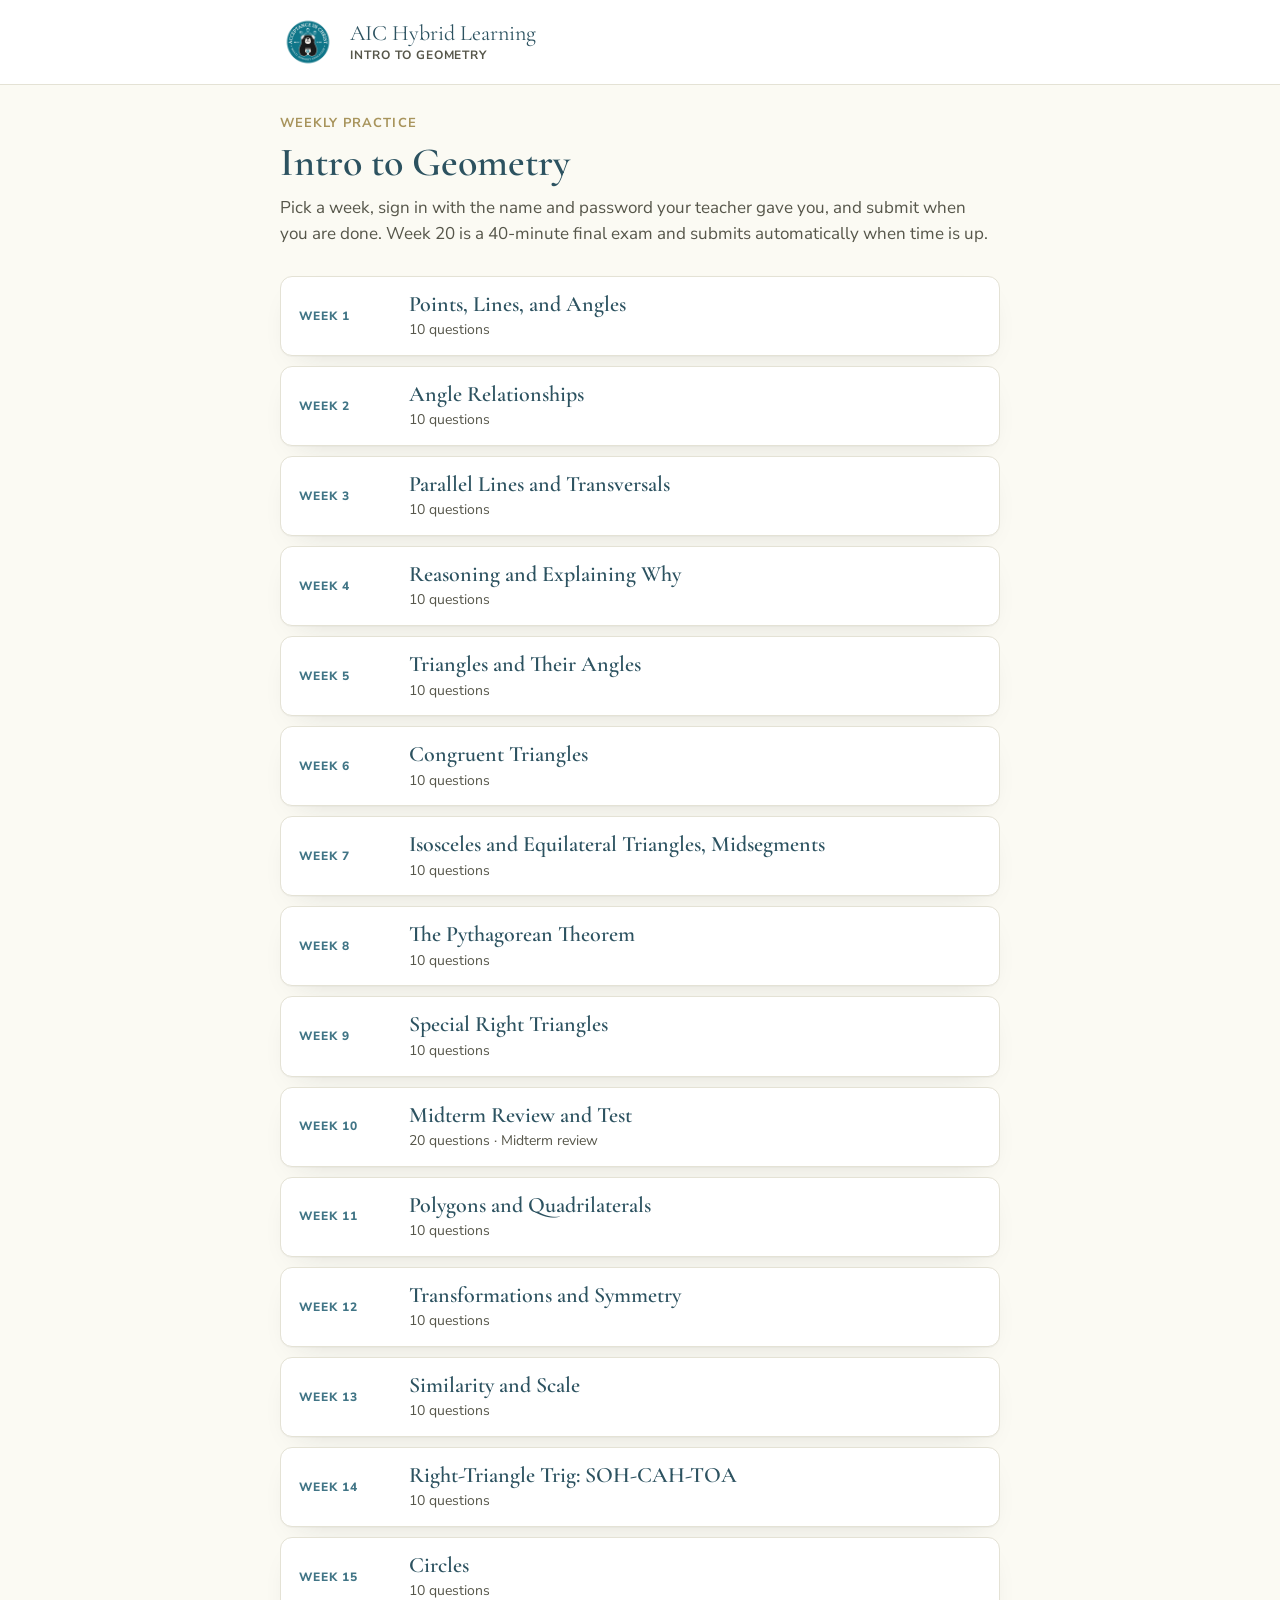
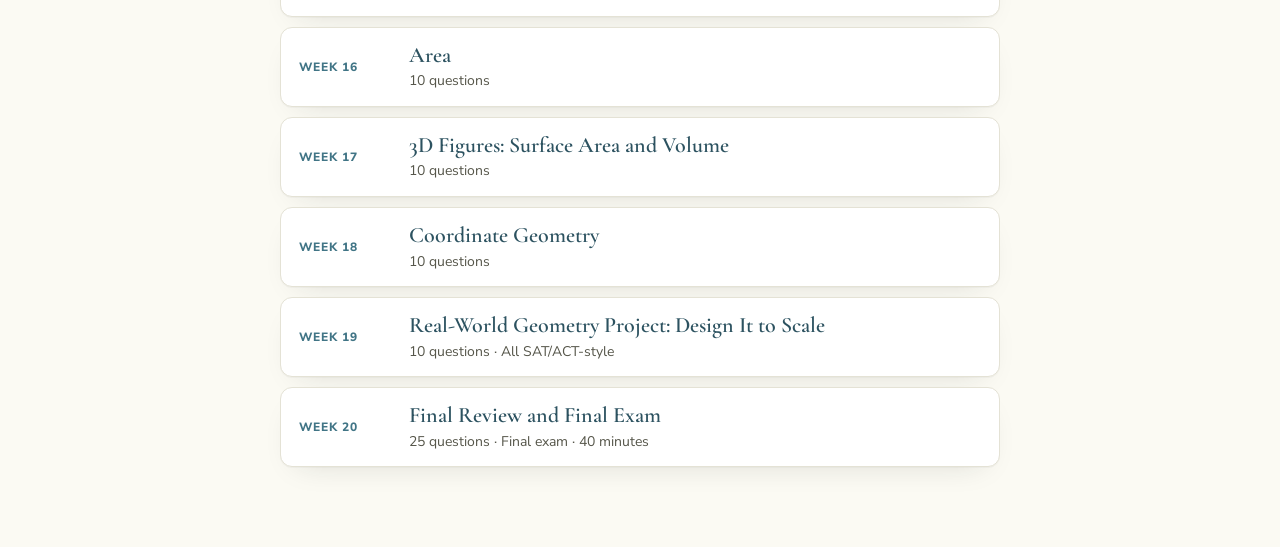
<file: index.html>
<!doctype html>
<html lang="en">
<head>
<meta charset="utf-8">
<meta name="viewport" content="width=device-width,initial-scale=1">
<title>Intro to Geometry · Practice · AIC Hybrid</title>
<link rel="preconnect" href="https://fonts.googleapis.com">
<link href="https://fonts.googleapis.com/css2?family=Cormorant+Garamond:wght@500;600&family=Nunito+Sans:wght@400;600;700;800&display=swap" rel="stylesheet">
<link rel="stylesheet" href="home.css">
</head>
<body>
<a class="skip" href="#main">Skip to content</a>
<header class="ws-header"><div class="ws-header__inner">
  <div class="ws-logo"><img src="aic-logo.jpg" alt="Acceptance in Christ logo" width="56" height="56"></div>
  <div class="ws-brand">AIC Hybrid Learning<small>Intro to Geometry</small></div>
</div></header>
<main id="main">
  <p class="kicker">Weekly practice</p>
  <h1>Intro to Geometry</h1>
  <p class="lead">Pick a week, sign in with the name and password your teacher gave you, and submit when you are done. Week 20 is a 40-minute final exam and submits automatically when time is up.</p>
  <div class="lib">
        <a class="card" href="week01/"><span class="card__week">Week 1</span><span class="card__title">Points, Lines, and Angles</span><span class="card__meta">10 questions</span></a>
    <a class="card" href="week02/"><span class="card__week">Week 2</span><span class="card__title">Angle Relationships</span><span class="card__meta">10 questions</span></a>
    <a class="card" href="week03/"><span class="card__week">Week 3</span><span class="card__title">Parallel Lines and Transversals</span><span class="card__meta">10 questions</span></a>
    <a class="card" href="week04/"><span class="card__week">Week 4</span><span class="card__title">Reasoning and Explaining Why</span><span class="card__meta">10 questions</span></a>
    <a class="card" href="week05/"><span class="card__week">Week 5</span><span class="card__title">Triangles and Their Angles</span><span class="card__meta">10 questions</span></a>
    <a class="card" href="week06/"><span class="card__week">Week 6</span><span class="card__title">Congruent Triangles</span><span class="card__meta">10 questions</span></a>
    <a class="card" href="week07/"><span class="card__week">Week 7</span><span class="card__title">Isosceles and Equilateral Triangles, Midsegments</span><span class="card__meta">10 questions</span></a>
    <a class="card" href="week08/"><span class="card__week">Week 8</span><span class="card__title">The Pythagorean Theorem</span><span class="card__meta">10 questions</span></a>
    <a class="card" href="week09/"><span class="card__week">Week 9</span><span class="card__title">Special Right Triangles</span><span class="card__meta">10 questions</span></a>
    <a class="card" href="week10/"><span class="card__week">Week 10</span><span class="card__title">Midterm Review and Test</span><span class="card__meta">20 questions · Midterm review</span></a>
    <a class="card" href="week11/"><span class="card__week">Week 11</span><span class="card__title">Polygons and Quadrilaterals</span><span class="card__meta">10 questions</span></a>
    <a class="card" href="week12/"><span class="card__week">Week 12</span><span class="card__title">Transformations and Symmetry</span><span class="card__meta">10 questions</span></a>
    <a class="card" href="week13/"><span class="card__week">Week 13</span><span class="card__title">Similarity and Scale</span><span class="card__meta">10 questions</span></a>
    <a class="card" href="week14/"><span class="card__week">Week 14</span><span class="card__title">Right-Triangle Trig: SOH-CAH-TOA</span><span class="card__meta">10 questions</span></a>
    <a class="card" href="week15/"><span class="card__week">Week 15</span><span class="card__title">Circles</span><span class="card__meta">10 questions</span></a>
    <a class="card" href="week16/"><span class="card__week">Week 16</span><span class="card__title">Area</span><span class="card__meta">10 questions</span></a>
    <a class="card" href="week17/"><span class="card__week">Week 17</span><span class="card__title">3D Figures: Surface Area and Volume</span><span class="card__meta">10 questions</span></a>
    <a class="card" href="week18/"><span class="card__week">Week 18</span><span class="card__title">Coordinate Geometry</span><span class="card__meta">10 questions</span></a>
    <a class="card" href="week19/"><span class="card__week">Week 19</span><span class="card__title">Real-World Geometry Project: Design It to Scale</span><span class="card__meta">10 questions · All SAT/ACT-style</span></a>
    <a class="card" href="week20/"><span class="card__week">Week 20</span><span class="card__title">Final Review and Final Exam</span><span class="card__meta">25 questions · Final exam · 40 minutes</span></a>
  </div>
</main>
</body>
</html>
</file>
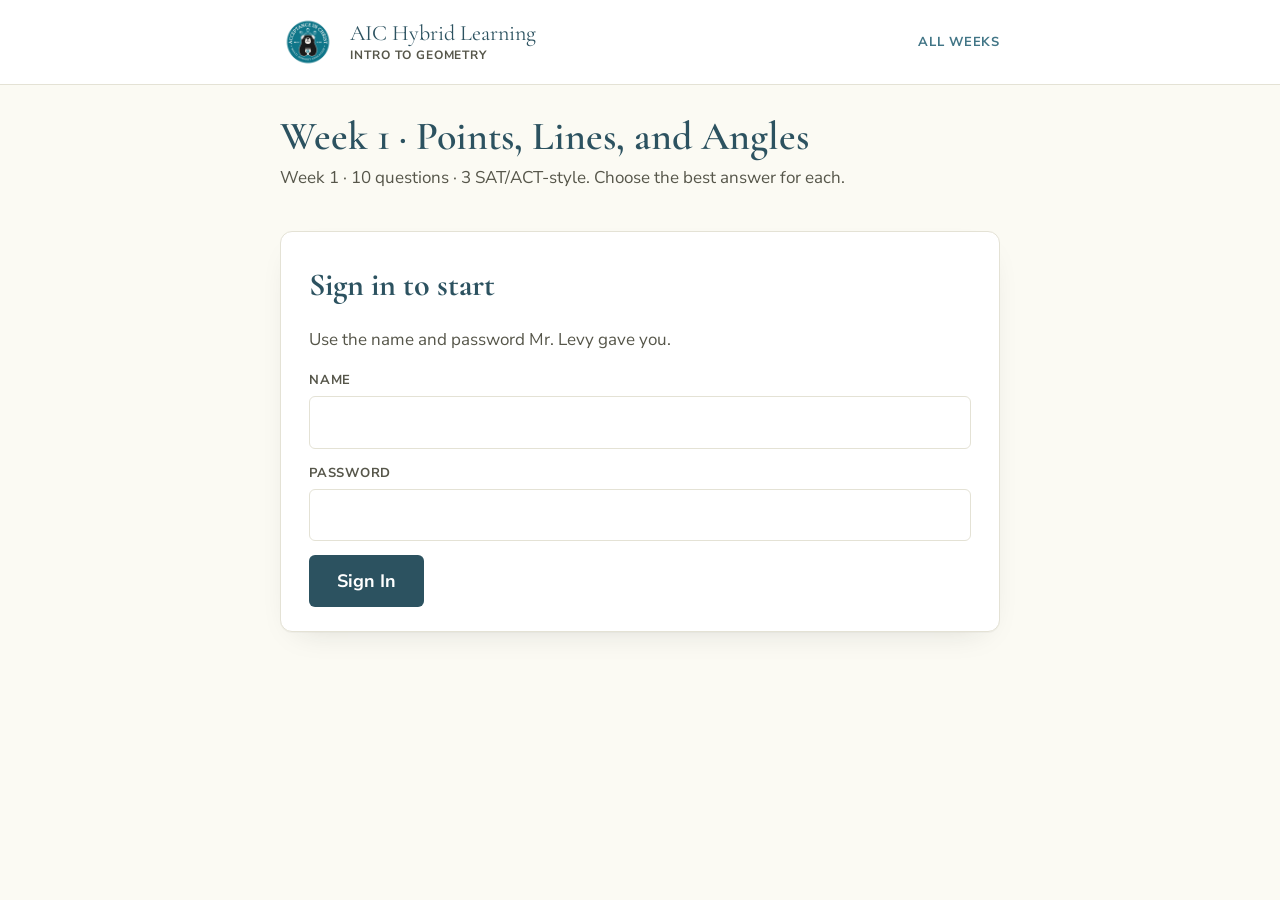
<file: week01/index.html>
<!doctype html>
<html lang="en">
<head>
<meta charset="utf-8">
<meta name="viewport" content="width=device-width,initial-scale=1">
<title>Intro to Geometry · Practice</title>
<link rel="preconnect" href="https://fonts.googleapis.com">
<link href="https://fonts.googleapis.com/css2?family=Cormorant+Garamond:wght@500;600&family=Nunito+Sans:wght@400;600;700;800&display=swap" rel="stylesheet">
<link rel="stylesheet" href="style.css">
<script src="config.js"></script>
<script src="questions.js"></script>
</head>
<body>
<a class="skip" href="#main">Skip to content</a>
<header class="ws-header"><div class="ws-header__inner">
  <div class="ws-logo"><img src="../aic-logo.jpg" alt="Acceptance in Christ logo" width="56" height="56"></div>
  <div class="ws-brand">AIC Hybrid Learning<small>Intro to Geometry</small></div>
  <a class="ws-home" href="../">All weeks</a>
</div></header>
<div class="ws-titlebar">
  <h1 id="page-title">Practice</h1>
  <p id="intro">Choose the best answer for each question.</p>
</div>
<div id="demo-banner" class="demo-banner" hidden></div>
<div class="progressbar" id="progressbar" hidden>
  <div class="progressbar__top">
    <span class="progressbar__count" id="pcount">0 answered</span>
    <span class="timer" id="timer" hidden><span class="timer__label">Time left</span> <span class="timer__value" id="timer-val">40:00</span></span>
  </div>
  <div class="progressbar__track" role="progressbar" aria-valuemin="0" aria-valuemax="10" aria-valuenow="0" id="ptrack">
    <div class="progressbar__fill" id="pfill"></div>
  </div>
</div>
<main id="main" tabindex="-1">
  <section class="signin" id="signin" aria-labelledby="signin-h">
    <h2 id="signin-h">Sign in to start</h2>
    <p class="signin__lead">Use the name and password Mr. Levy gave you.</p>
    <div id="signin-msg" class="notice err" role="alert" hidden></div>
    <form id="signin-form" autocomplete="on">
      <label class="field"><span class="field__label">Name</span>
        <input id="si-name" name="username" type="text" autocomplete="username" required></label>
      <label class="field"><span class="field__label">Password</span>
        <input id="si-pass" name="password" type="password" autocomplete="current-password" required></label>
      <button class="btn btn--big" type="submit" id="si-submit">Sign In</button>
    </form>
  </section>
  <section class="welcome" id="welcome" hidden>
    <h2>Welcome, <span id="w-name"></span></h2>
    <p>This week has <b id="w-count">10</b> multiple-choice questions. Your answers save on this device until you submit. After you submit, your teacher will see your score, and you will see how you did.</p>
    <button class="btn btn--big" type="button" id="begin">Begin practice</button>
  </section>
  <div id="status" class="notice" role="alert" hidden><span id="status-msg"></span></div>
  <form id="exam" hidden novalidate></form>
  <section class="thanks" id="thanks" hidden tabindex="-1">
    <div class="thanks__icon" aria-hidden="true">✓</div>
    <h2>Submitted. Nice work, <span id="t-name"></span>.</h2>
    <p>Your answers were sent to your teacher.</p>
    <span class="score" id="t-score"></span>
    <div class="review" id="review" hidden></div>
  </section>
</main>
<script src="app.js"></script>
</body>
</html>
</file>
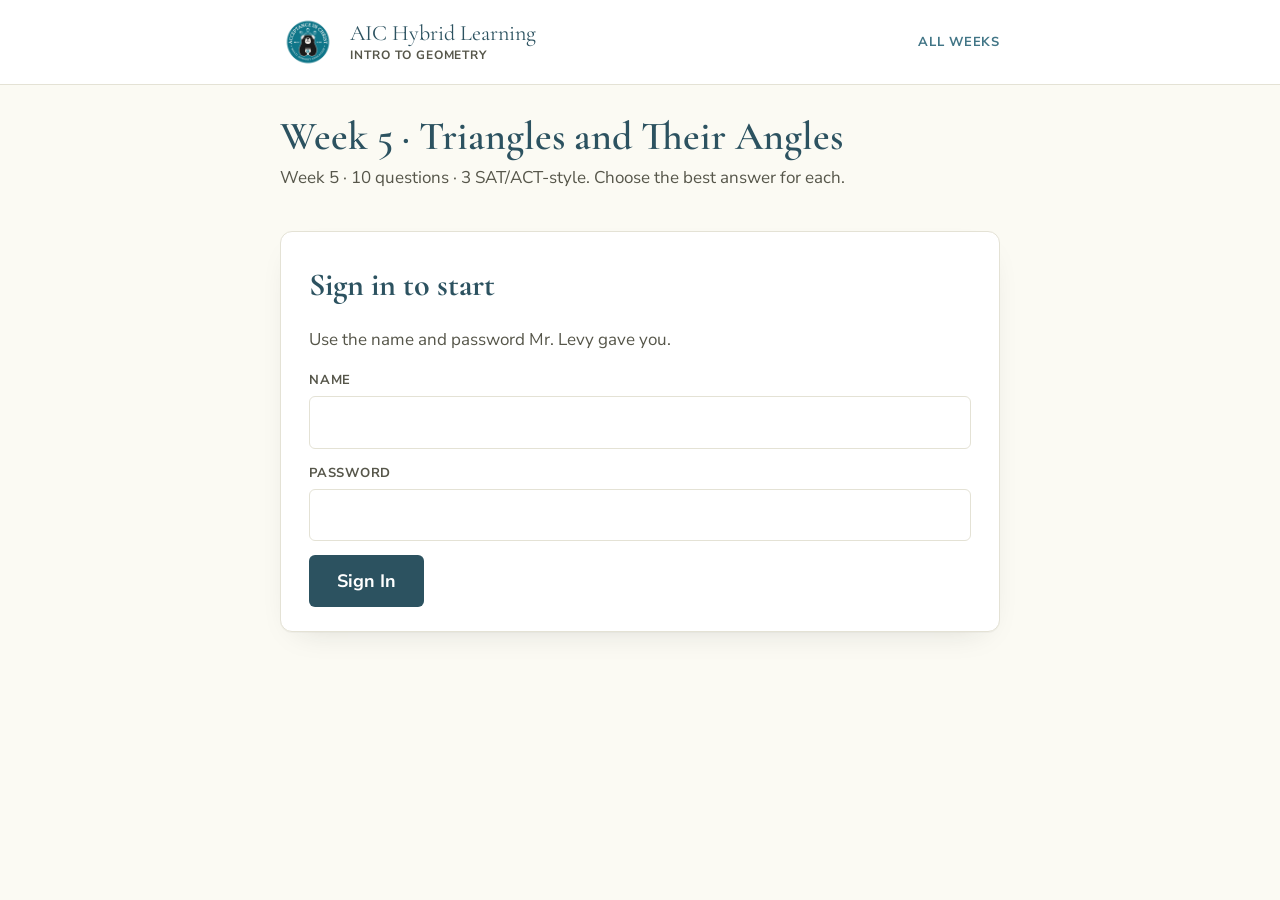
<file: week05/index.html>
<!doctype html>
<html lang="en">
<head>
<meta charset="utf-8">
<meta name="viewport" content="width=device-width,initial-scale=1">
<title>Intro to Geometry · Practice</title>
<link rel="preconnect" href="https://fonts.googleapis.com">
<link href="https://fonts.googleapis.com/css2?family=Cormorant+Garamond:wght@500;600&family=Nunito+Sans:wght@400;600;700;800&display=swap" rel="stylesheet">
<link rel="stylesheet" href="style.css">
<script src="config.js"></script>
<script src="questions.js"></script>
</head>
<body>
<a class="skip" href="#main">Skip to content</a>
<header class="ws-header"><div class="ws-header__inner">
  <div class="ws-logo"><img src="../aic-logo.jpg" alt="Acceptance in Christ logo" width="56" height="56"></div>
  <div class="ws-brand">AIC Hybrid Learning<small>Intro to Geometry</small></div>
  <a class="ws-home" href="../">All weeks</a>
</div></header>
<div class="ws-titlebar">
  <h1 id="page-title">Practice</h1>
  <p id="intro">Choose the best answer for each question.</p>
</div>
<div id="demo-banner" class="demo-banner" hidden></div>
<div class="progressbar" id="progressbar" hidden>
  <span class="progressbar__count" id="pcount">0 answered</span>
  <div class="progressbar__track" role="progressbar" aria-valuemin="0" aria-valuemax="10" aria-valuenow="0" id="ptrack">
    <div class="progressbar__fill" id="pfill"></div>
  </div>
</div>
<main id="main" tabindex="-1">
  <section class="signin" id="signin" aria-labelledby="signin-h">
    <h2 id="signin-h">Sign in to start</h2>
    <p class="signin__lead">Use the name and password Mr. Levy gave you.</p>
    <div id="signin-msg" class="notice err" role="alert" hidden></div>
    <form id="signin-form" autocomplete="on">
      <label class="field"><span class="field__label">Name</span>
        <input id="si-name" name="username" type="text" autocomplete="username" required></label>
      <label class="field"><span class="field__label">Password</span>
        <input id="si-pass" name="password" type="password" autocomplete="current-password" required></label>
      <button class="btn btn--big" type="submit" id="si-submit">Sign In</button>
    </form>
  </section>
  <section class="welcome" id="welcome" hidden>
    <h2>Welcome, <span id="w-name"></span></h2>
    <p>This week has <b id="w-count">10</b> multiple-choice questions. Your answers save on this device until you submit. After you submit, your teacher will see your score, and you will see how you did.</p>
    <button class="btn btn--big" type="button" id="begin">Begin practice</button>
  </section>
  <div id="status" class="notice" role="alert" hidden><span id="status-msg"></span></div>
  <form id="exam" hidden novalidate></form>
  <section class="thanks" id="thanks" hidden tabindex="-1">
    <div class="thanks__icon" aria-hidden="true">✓</div>
    <h2>Submitted. Nice work, <span id="t-name"></span>.</h2>
    <p>Your answers were sent to your teacher.</p>
    <span class="score" id="t-score"></span>
    <div class="review" id="review" hidden></div>
  </section>
</main>
<script src="app.js"></script>
</body>
</html>
</file>
<file: home.css>
:root{
  --bg:#FBFAF3; --surface:#FFFFFF; --ink:#1E2422; --muted:#56564A; --line:#E4E2D5;
  --brand:#417586; --brand-dark:#2C5260; --brand-tint:#EEF3F3;
  --gold:#A8945C; --font-head:'Cormorant Garamond','EB Garamond',Georgia,serif;
  --font-body:'Nunito Sans',system-ui,sans-serif;
  --radius:8px; --maxw:760px;
  --shadow:0 1px 0 rgba(30,36,34,.03),0 12px 32px -18px rgba(30,36,34,.18);
}
*{box-sizing:border-box}
html,body{margin:0;padding:0;background:var(--bg);color:var(--ink);
  font-family:var(--font-body);font-size:17px;line-height:1.55}
.skip{position:absolute;left:-999px;top:auto;width:1px;height:1px;overflow:hidden}
.skip:focus{left:16px;top:16px;width:auto;height:auto;padding:8px 12px;background:#fff;z-index:20}
.ws-header{background:var(--surface);border-bottom:1px solid var(--line)}
.ws-header__inner{max-width:var(--maxw);margin:0 auto;padding:14px 20px;display:flex;align-items:center;gap:14px}
.ws-logo img{display:block;width:56px;height:56px;border-radius:50%;object-fit:cover}
.ws-brand{font-family:var(--font-head);font-size:22px;color:var(--brand-dark);line-height:1.15}
.ws-brand small{display:block;font-family:var(--font-body);font-size:12px;letter-spacing:.08em;
  text-transform:uppercase;color:var(--muted);font-weight:700;margin-top:2px}
main{max-width:var(--maxw);margin:0 auto;padding:28px 20px 80px}
.kicker{color:var(--gold);font-weight:700;letter-spacing:.08em;text-transform:uppercase;font-size:13px;margin:0 0 6px}
h1{font-family:var(--font-head);font-weight:600;font-size:40px;color:var(--brand-dark);
  margin:0 0 10px;line-height:1.15}
.lead{margin:0 0 28px;color:var(--muted);max-width:42em}
.lib{display:flex;flex-direction:column;gap:10px}
.card{display:grid;grid-template-columns:5.5em minmax(0,1fr);grid-template-areas:"week title" "week meta";
  column-gap:16px;row-gap:2px;align-items:center;text-align:left;
  background:var(--surface);border:1px solid var(--line);border-radius:12px;
  padding:14px 18px;text-decoration:none;color:inherit;box-shadow:var(--shadow)}
.card:hover{border-color:var(--brand);background:var(--brand-tint)}
.card__week{grid-area:week;align-self:center;justify-self:start;font:800 12px/1.2 var(--font-body);letter-spacing:.08em;
  text-transform:uppercase;color:var(--brand);white-space:nowrap}
.card__title{grid-area:title;font-family:var(--font-head);font-size:22px;line-height:1.2;color:var(--brand-dark);font-weight:600;text-align:left}
.card__meta{grid-area:meta;font-size:14px;color:var(--muted);text-align:left}
@media (max-width:520px){
  h1{font-size:32px}
  .card{grid-template-columns:minmax(0,1fr);grid-template-areas:"week" "title" "meta";row-gap:4px}
  .card__title{font-size:20px}
}
</file>
<file: week01/style.css>
:root{
  --bg:#FBFAF3; --surface:#FFFFFF; --ink:#1E2422; --muted:#56564A; --line:#E4E2D5;
  --brand:#417586; --brand-dark:#2C5260; --brand-tint:#EEF3F3;
  --gold:#A8945C; --success:#2E6B3F; --success-tint:#EAF2EC;
  --err:#8B2E2E; --err-tint:#F7EAEA; --focus:#1A365D;
  --font-head:'Cormorant Garamond','EB Garamond',Georgia,serif;
  --font-body:'Nunito Sans',system-ui,sans-serif;
  --fs-body:17px; --fs-q:19px; --fs-h1:40px; --radius:8px; --maxw:760px;
  --shadow:0 1px 0 rgba(30,36,34,.03),0 12px 32px -18px rgba(30,36,34,.18);
}
*{box-sizing:border-box}
html,body{margin:0;padding:0;background:var(--bg);color:var(--ink);
  font-family:var(--font-body);font-size:var(--fs-body);line-height:1.55}
.skip{position:absolute;left:-999px;top:auto;width:1px;height:1px;overflow:hidden}
.skip:focus{left:16px;top:16px;width:auto;height:auto;padding:8px 12px;background:#fff;z-index:20}
.ws-header{background:var(--surface);border-bottom:1px solid var(--line)}
.ws-header__inner{max-width:var(--maxw);margin:0 auto;padding:14px 20px;display:flex;align-items:center;gap:14px}
.ws-logo img{display:block;width:56px;height:56px;border-radius:50%;object-fit:cover}
.ws-brand{font-family:var(--font-head);font-size:22px;color:var(--brand-dark);line-height:1.15}
.ws-brand small{display:block;font-family:var(--font-body);font-size:12px;letter-spacing:.08em;
  text-transform:uppercase;color:var(--muted);font-weight:700;margin-top:2px}
.ws-titlebar{max-width:var(--maxw);margin:0 auto;padding:28px 20px 8px}
.ws-titlebar h1{font-family:var(--font-head);font-weight:600;font-size:var(--fs-h1);
  color:var(--brand-dark);margin:0 0 6px;line-height:1.15}
.ws-titlebar p{margin:0;color:var(--muted)}
.demo-banner{max-width:var(--maxw);margin:12px auto 0;padding:10px 16px;background:#F4EBD6;
  border:1px solid var(--gold);color:var(--brand-dark);border-radius:var(--radius);font-size:14px}
.progressbar{max-width:var(--maxw);margin:0 auto;padding:8px 20px 0;position:sticky;top:0;
  background:var(--bg);z-index:5}
.progressbar__count{font-size:13px;font-weight:700;color:var(--muted);letter-spacing:.04em}
.progressbar__track{height:6px;background:var(--line);border-radius:99px;margin-top:6px;overflow:hidden}
.progressbar__fill{height:100%;width:0;background:var(--brand);border-radius:99px;transition:width .2s}
main{max-width:var(--maxw);margin:0 auto;padding:16px 20px 80px}
.signin,.welcome,.thanks{background:var(--surface);border:1px solid var(--line);border-radius:12px;
  padding:28px 28px 24px;box-shadow:var(--shadow);margin-top:16px}
.signin h2,.welcome h2,.thanks h2{font-family:var(--font-head);font-size:32px;margin:0 0 8px;color:var(--brand-dark)}
.signin__lead,.welcome p,.thanks p{color:var(--muted)}
.field{display:block;margin:14px 0}
.field__label{display:block;font-size:13px;font-weight:700;letter-spacing:.06em;text-transform:uppercase;
  color:var(--muted);margin-bottom:6px}
input[type=text],input[type=password]{width:100%;padding:12px 14px;border:1px solid var(--line);
  border-radius:6px;font:inherit;background:#fff;color:var(--ink)}
input:focus{outline:3px solid var(--brand-tint);border-color:var(--brand)}
.btn{appearance:none;border:0;background:var(--brand-dark);color:#fff;font:700 16px var(--font-body);
  padding:12px 22px;border-radius:6px;cursor:pointer}
.btn:hover{background:var(--brand)}
.btn:disabled{opacity:.6;cursor:not-allowed}
.btn--big{padding:14px 28px;font-size:18px}
.linkbtn{background:none;border:0;color:var(--brand);font:700 14px var(--font-body);cursor:pointer;padding:0}
.notice{margin:12px 0;padding:10px 12px;border-radius:6px}
.notice.err{background:var(--err-tint);color:var(--err)}
.notice.ok{background:var(--success-tint);color:var(--success)}
.q-card{background:var(--surface);border:1px solid var(--line);border-radius:12px;
  padding:22px 22px 16px;margin:18px 0;box-shadow:var(--shadow)}
.q-card.is-missing{outline:2px solid var(--err)}
.q-num{font-size:12px;font-weight:800;letter-spacing:.08em;text-transform:uppercase;color:var(--brand)}
.chip{display:inline-block;margin-left:8px;padding:2px 8px;border-radius:99px;background:var(--gold);
  color:#fff;font-size:11px;font-weight:800;letter-spacing:.06em;text-transform:uppercase;vertical-align:middle}
.q-text{font-size:var(--fs-q);font-weight:600;margin:8px 0 14px;line-height:1.45}
.q-fig{margin:0 0 16px;padding:8px;background:var(--bg);border:1px solid var(--line);border-radius:8px;overflow:auto}
.q-fig svg{display:block;margin:0 auto;max-width:100%;height:auto}
.q-options{display:flex;flex-direction:column;gap:8px}
.opt{display:flex;align-items:flex-start;gap:10px;padding:10px 12px;border:1px solid var(--line);
  border-radius:8px;cursor:pointer;background:#fff}
.opt:hover{border-color:var(--brand);background:var(--brand-tint)}
.opt.is-selected{border-color:var(--brand);background:var(--brand-tint);box-shadow:inset 0 0 0 1px var(--brand)}
.opt input{margin-top:5px;accent-color:var(--brand)}
.submit-row{display:flex;align-items:center;justify-content:space-between;gap:16px;margin-top:24px;flex-wrap:wrap}
.hint{color:var(--muted);font-size:14px}
.thanks__icon{width:48px;height:48px;border-radius:50%;background:var(--success);color:#fff;
  font-size:28px;display:flex;align-items:center;justify-content:center;margin-bottom:12px}
.score{display:inline-block;margin-top:8px;padding:8px 14px;background:var(--brand-tint);
  color:var(--brand-dark);border-radius:99px;font-weight:800}
.review{margin-top:24px}
.review h3{font-family:var(--font-head);font-size:26px;color:var(--brand-dark);margin:0 0 12px}
.review-item{border-top:1px solid var(--line);padding:12px 0}
.review-item .ok{color:var(--success);font-weight:800}
.review-item .bad{color:var(--err);font-weight:800}
.review-item p{margin:6px 0 0;color:var(--muted);font-size:15px}
.sr-only{position:absolute;width:1px;height:1px;padding:0;margin:-1px;overflow:hidden;clip:rect(0,0,0,0);border:0}
@media (max-width:600px){
  .ws-titlebar h1{font-size:32px}
  .q-card{padding:16px}
}

.progressbar__top{display:flex;align-items:center;justify-content:space-between;gap:16px}
.timer{font:800 16px/1 var(--font-body);color:var(--brand-dark);font-variant-numeric:tabular-nums;letter-spacing:.04em}
.timer__label{font-size:11px;font-weight:700;letter-spacing:.08em;text-transform:uppercase;color:var(--muted);margin-right:8px}
.timer.is-warn .timer__value{color:#8B2E2E}
.timer.is-urgent{color:#8B2E2E}
.timer.is-urgent .timer__value{animation:timerpulse 1s ease-in-out infinite}
@keyframes timerpulse{50%{opacity:.45}}
.ws-header__inner { justify-content: flex-start; }
a.ws-home {
  margin-left: auto;
  font: 700 13px var(--font-body);
  letter-spacing: .06em;
  text-transform: uppercase;
  color: var(--brand);
  text-decoration: none;
}
a.ws-home:hover { color: var(--brand-dark); }
</file>
<file: week05/style.css>
:root{
  --bg:#FBFAF3; --surface:#FFFFFF; --ink:#1E2422; --muted:#56564A; --line:#E4E2D5;
  --brand:#417586; --brand-dark:#2C5260; --brand-tint:#EEF3F3;
  --gold:#A8945C; --success:#2E6B3F; --success-tint:#EAF2EC;
  --err:#8B2E2E; --err-tint:#F7EAEA; --focus:#1A365D;
  --font-head:'Cormorant Garamond','EB Garamond',Georgia,serif;
  --font-body:'Nunito Sans',system-ui,sans-serif;
  --fs-body:17px; --fs-q:19px; --fs-h1:40px; --radius:8px; --maxw:760px;
  --shadow:0 1px 0 rgba(30,36,34,.03),0 12px 32px -18px rgba(30,36,34,.18);
}
*{box-sizing:border-box}
html,body{margin:0;padding:0;background:var(--bg);color:var(--ink);
  font-family:var(--font-body);font-size:var(--fs-body);line-height:1.55}
.skip{position:absolute;left:-999px;top:auto;width:1px;height:1px;overflow:hidden}
.skip:focus{left:16px;top:16px;width:auto;height:auto;padding:8px 12px;background:#fff;z-index:20}
.ws-header{background:var(--surface);border-bottom:1px solid var(--line)}
.ws-header__inner{max-width:var(--maxw);margin:0 auto;padding:14px 20px;display:flex;align-items:center;gap:14px}
.ws-logo img{display:block;width:56px;height:56px;border-radius:50%;object-fit:cover}
.ws-brand{font-family:var(--font-head);font-size:22px;color:var(--brand-dark);line-height:1.15}
.ws-brand small{display:block;font-family:var(--font-body);font-size:12px;letter-spacing:.08em;
  text-transform:uppercase;color:var(--muted);font-weight:700;margin-top:2px}
.ws-titlebar{max-width:var(--maxw);margin:0 auto;padding:28px 20px 8px}
.ws-titlebar h1{font-family:var(--font-head);font-weight:600;font-size:var(--fs-h1);
  color:var(--brand-dark);margin:0 0 6px;line-height:1.15}
.ws-titlebar p{margin:0;color:var(--muted)}
.demo-banner{max-width:var(--maxw);margin:12px auto 0;padding:10px 16px;background:#F4EBD6;
  border:1px solid var(--gold);color:var(--brand-dark);border-radius:var(--radius);font-size:14px}
.progressbar{max-width:var(--maxw);margin:0 auto;padding:8px 20px 0;position:sticky;top:0;
  background:var(--bg);z-index:5}
.progressbar__count{font-size:13px;font-weight:700;color:var(--muted);letter-spacing:.04em}
.progressbar__track{height:6px;background:var(--line);border-radius:99px;margin-top:6px;overflow:hidden}
.progressbar__fill{height:100%;width:0;background:var(--brand);border-radius:99px;transition:width .2s}
main{max-width:var(--maxw);margin:0 auto;padding:16px 20px 80px}
.signin,.welcome,.thanks{background:var(--surface);border:1px solid var(--line);border-radius:12px;
  padding:28px 28px 24px;box-shadow:var(--shadow);margin-top:16px}
.signin h2,.welcome h2,.thanks h2{font-family:var(--font-head);font-size:32px;margin:0 0 8px;color:var(--brand-dark)}
.signin__lead,.welcome p,.thanks p{color:var(--muted)}
.field{display:block;margin:14px 0}
.field__label{display:block;font-size:13px;font-weight:700;letter-spacing:.06em;text-transform:uppercase;
  color:var(--muted);margin-bottom:6px}
input[type=text],input[type=password]{width:100%;padding:12px 14px;border:1px solid var(--line);
  border-radius:6px;font:inherit;background:#fff;color:var(--ink)}
input:focus{outline:3px solid var(--brand-tint);border-color:var(--brand)}
.btn{appearance:none;border:0;background:var(--brand-dark);color:#fff;font:700 16px var(--font-body);
  padding:12px 22px;border-radius:6px;cursor:pointer}
.btn:hover{background:var(--brand)}
.btn:disabled{opacity:.6;cursor:not-allowed}
.btn--big{padding:14px 28px;font-size:18px}
.linkbtn{background:none;border:0;color:var(--brand);font:700 14px var(--font-body);cursor:pointer;padding:0}
.notice{margin:12px 0;padding:10px 12px;border-radius:6px}
.notice.err{background:var(--err-tint);color:var(--err)}
.notice.ok{background:var(--success-tint);color:var(--success)}
.q-card{background:var(--surface);border:1px solid var(--line);border-radius:12px;
  padding:22px 22px 16px;margin:18px 0;box-shadow:var(--shadow)}
.q-card.is-missing{outline:2px solid var(--err)}
.q-num{font-size:12px;font-weight:800;letter-spacing:.08em;text-transform:uppercase;color:var(--brand)}
.chip{display:inline-block;margin-left:8px;padding:2px 8px;border-radius:99px;background:var(--gold);
  color:#fff;font-size:11px;font-weight:800;letter-spacing:.06em;text-transform:uppercase;vertical-align:middle}
.q-text{font-size:var(--fs-q);font-weight:600;margin:8px 0 14px;line-height:1.45}
.q-fig{margin:0 0 16px;padding:8px;background:var(--bg);border:1px solid var(--line);border-radius:8px;overflow:auto}
.q-fig svg{display:block;margin:0 auto;max-width:100%;height:auto}
.q-options{display:flex;flex-direction:column;gap:8px}
.opt{display:flex;align-items:flex-start;gap:10px;padding:10px 12px;border:1px solid var(--line);
  border-radius:8px;cursor:pointer;background:#fff}
.opt:hover{border-color:var(--brand);background:var(--brand-tint)}
.opt.is-selected{border-color:var(--brand);background:var(--brand-tint);box-shadow:inset 0 0 0 1px var(--brand)}
.opt input{margin-top:5px;accent-color:var(--brand)}
.submit-row{display:flex;align-items:center;justify-content:space-between;gap:16px;margin-top:24px;flex-wrap:wrap}
.hint{color:var(--muted);font-size:14px}
.thanks__icon{width:48px;height:48px;border-radius:50%;background:var(--success);color:#fff;
  font-size:28px;display:flex;align-items:center;justify-content:center;margin-bottom:12px}
.score{display:inline-block;margin-top:8px;padding:8px 14px;background:var(--brand-tint);
  color:var(--brand-dark);border-radius:99px;font-weight:800}
.review{margin-top:24px}
.review h3{font-family:var(--font-head);font-size:26px;color:var(--brand-dark);margin:0 0 12px}
.review-item{border-top:1px solid var(--line);padding:12px 0}
.review-item .ok{color:var(--success);font-weight:800}
.review-item .bad{color:var(--err);font-weight:800}
.review-item p{margin:6px 0 0;color:var(--muted);font-size:15px}
.sr-only{position:absolute;width:1px;height:1px;padding:0;margin:-1px;overflow:hidden;clip:rect(0,0,0,0);border:0}
@media (max-width:600px){
  .ws-titlebar h1{font-size:32px}
  .q-card{padding:16px}
}
.ws-header__inner { justify-content: flex-start; }
a.ws-home {
  margin-left: auto;
  font: 700 13px var(--font-body);
  letter-spacing: .06em;
  text-transform: uppercase;
  color: var(--brand);
  text-decoration: none;
}
a.ws-home:hover { color: var(--brand-dark); }
</file>
